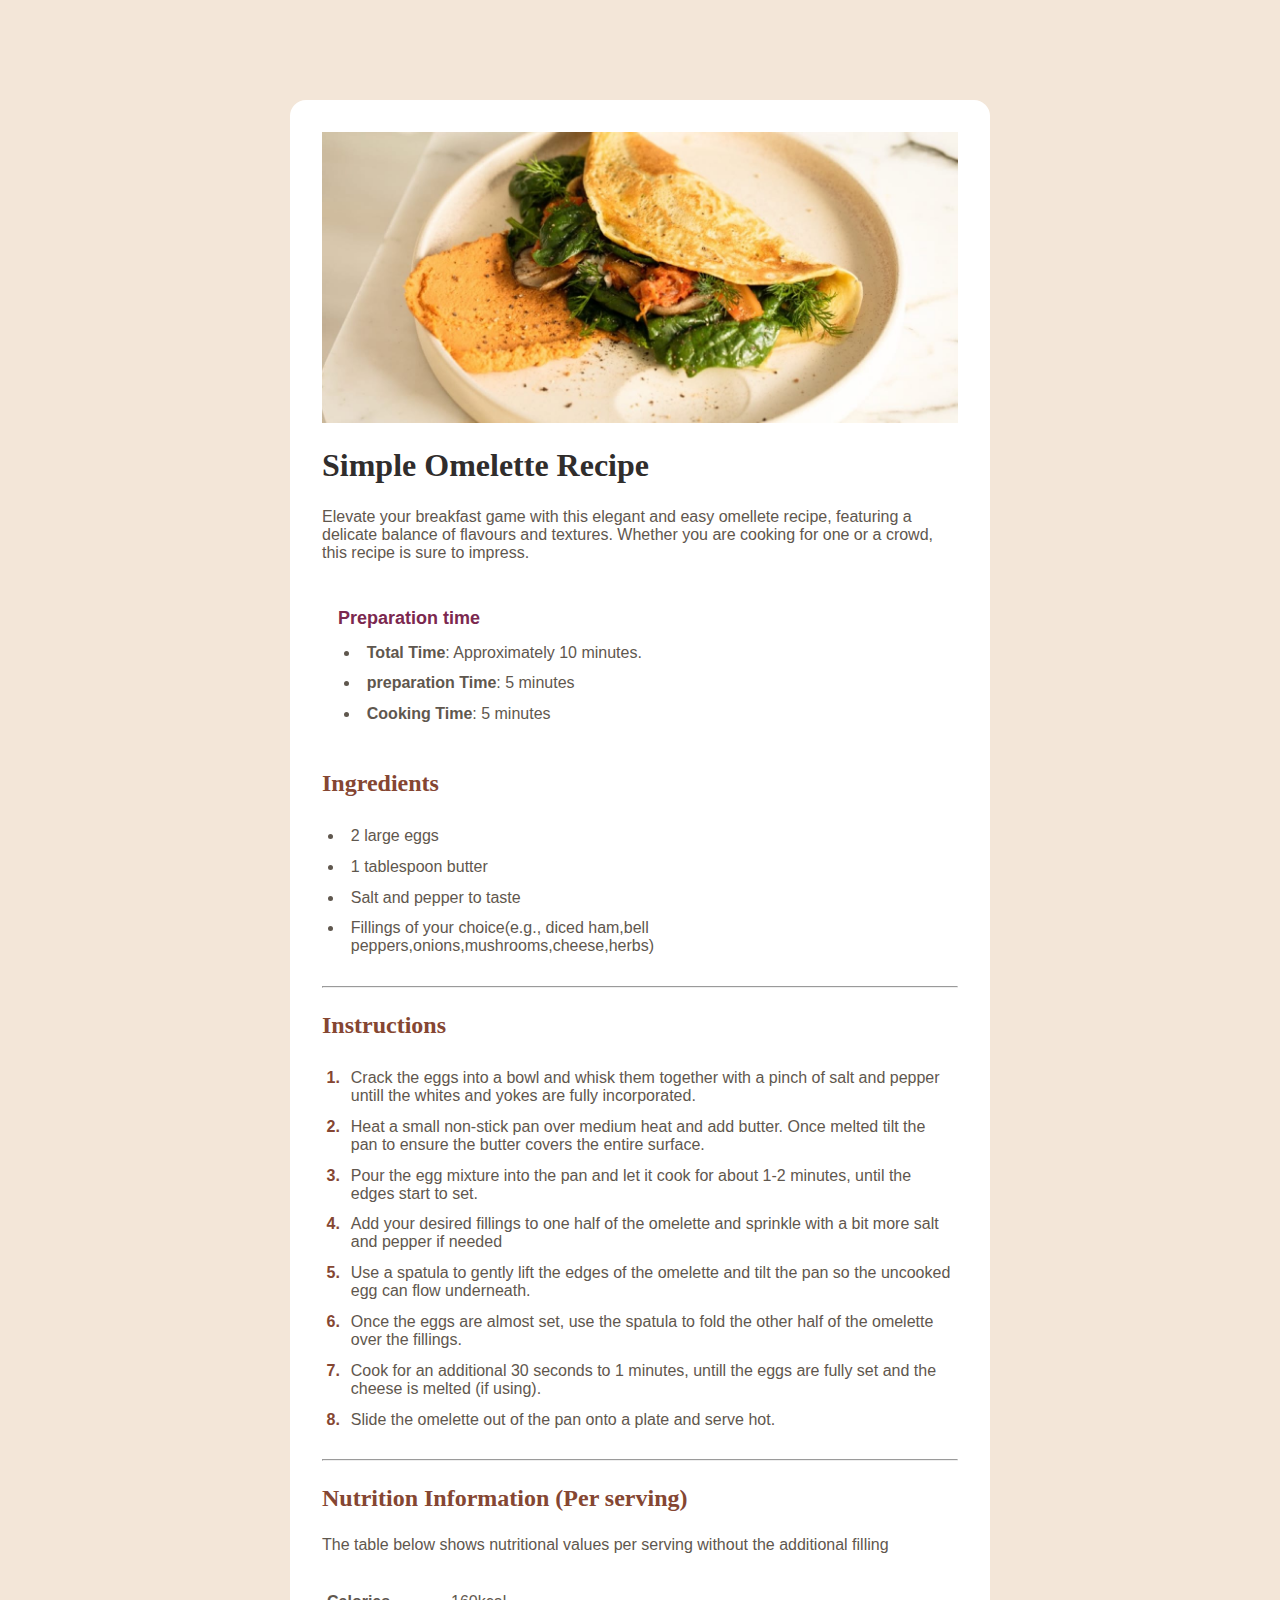
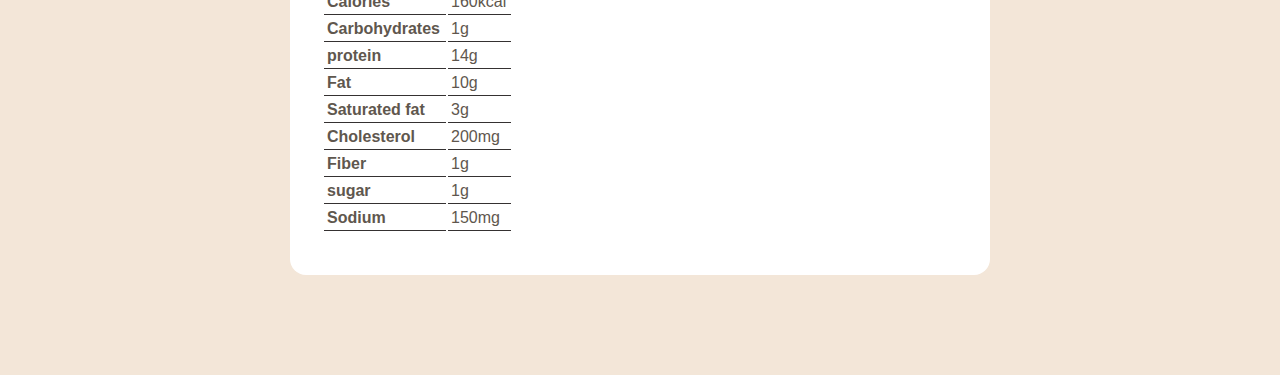
<file: index.html>
<!DOCTYPE html>
<html lang="en">
    <head>
        <meta charset="UTF-8">
        <meta name="viewport" content="width=device-width, initial-scale=1.0">
        
        <link rel="stylesheet" href="style.css">
        <title>Recipe Page</title>
        </head>
        <body>
            <div class="container">
                <img src="./recipe-page-main/assets/images/image-omelette.jpeg" alt="omelette">
                <h1>Simple Omelette Recipe</h1>
                <p>Elevate your breakfast game with this elegant and easy omellete recipe, featuring a delicate balance of flavours and textures. Whether you are cooking for one or a crowd, this recipe is sure to impress.</p>
                <div class="time">
                    <h3>Preparation time</h3>
                    <ul>
                        <li><b>Total Time</b>: Approximately 10 minutes.</li>
                        <li><b>preparation Time</b>: 5 minutes</li>
                        <li><b>Cooking Time</b>: 5 minutes</li>
                    </ul>
                     </div>
                     <h2>Ingredients</h2>
                        <ul>
                            <li>2 large eggs</li>
                            <li>1 tablespoon butter</li>
                            <li>Salt and pepper to taste</li>
                            <li>Fillings of your choice(e.g., diced ham,bell peppers,onions,mushrooms,cheese,herbs)</li>
                        </ul>
                        <hr>
                        <h2>Instructions</h2>
                        <ol>
                            <li>Crack the eggs into a bowl and whisk them together with a pinch of salt and pepper untill the whites and yokes are fully incorporated.</li>
                            <li>Heat a small non-stick pan over medium heat and add butter. Once melted tilt the pan to ensure the butter covers the entire surface.</li>
                            <li>Pour the egg mixture into the pan and let it cook for about 1-2 minutes, until the edges start to set.</li>
                            <li>Add your desired fillings to one half of the omelette and sprinkle with a bit more salt and pepper if needed </li>
                            <li>Use a spatula to gently lift the edges of the omelette and tilt the pan so the uncooked egg can flow underneath.</li>
                            <li>Once the eggs are almost set, use the spatula to fold the other half of the omelette over the fillings.</li>
                            <li>Cook for an additional 30 seconds to 1 minutes, untill the eggs are fully set and the cheese is melted (if using).</li>
                            <li>Slide the omelette out of the pan onto a plate and serve hot.</li>
                            </ol>
                            <hr>
                             <h2>Nutrition Information (Per serving)</h2>
                            <p class="nutrition"> The table below shows nutritional values per serving without the additional filling</p>
                            <div class="table">
                            <table>
                                <tbody>
                                    <tr>
                                        <th>Calories</th>
                                        <td>160kcal</td>

                                    </tr>
                                    <tr>
                                        <th>Carbohydrates</th>
                                        <td>1g</td>
                                    </tr>
                                    <tr>
                                        <th>protein</th>
                                        <td>14g</td>
                                    </tr>
                                    <tr>
                                        <th>Fat</th>
                                        <td>10g</td>
                                    </tr>
                                    <tr>
                                        <th>Saturated fat</th>
                                        <td>3g</td>

                                    </tr>
                                    <tr>
                                        <th>Cholesterol</th>
                                        <td>200mg</td>
                                    </tr>
                                    <tr>
                                        <th>Fiber</th>
                                        <td>1g</td>
                                    </tr>
                                    <tr>
                                        <th>sugar</th>
                                        <td>1g</td>

                                    </tr>
                                    <tr>
                                        <th>Sodium</th>
                                        <td>150mg</td>
                                    </tr>
                                
                                </tbody>
                            </table>
                        </div>
                        </div>
                     </body>
            </html>
</file>
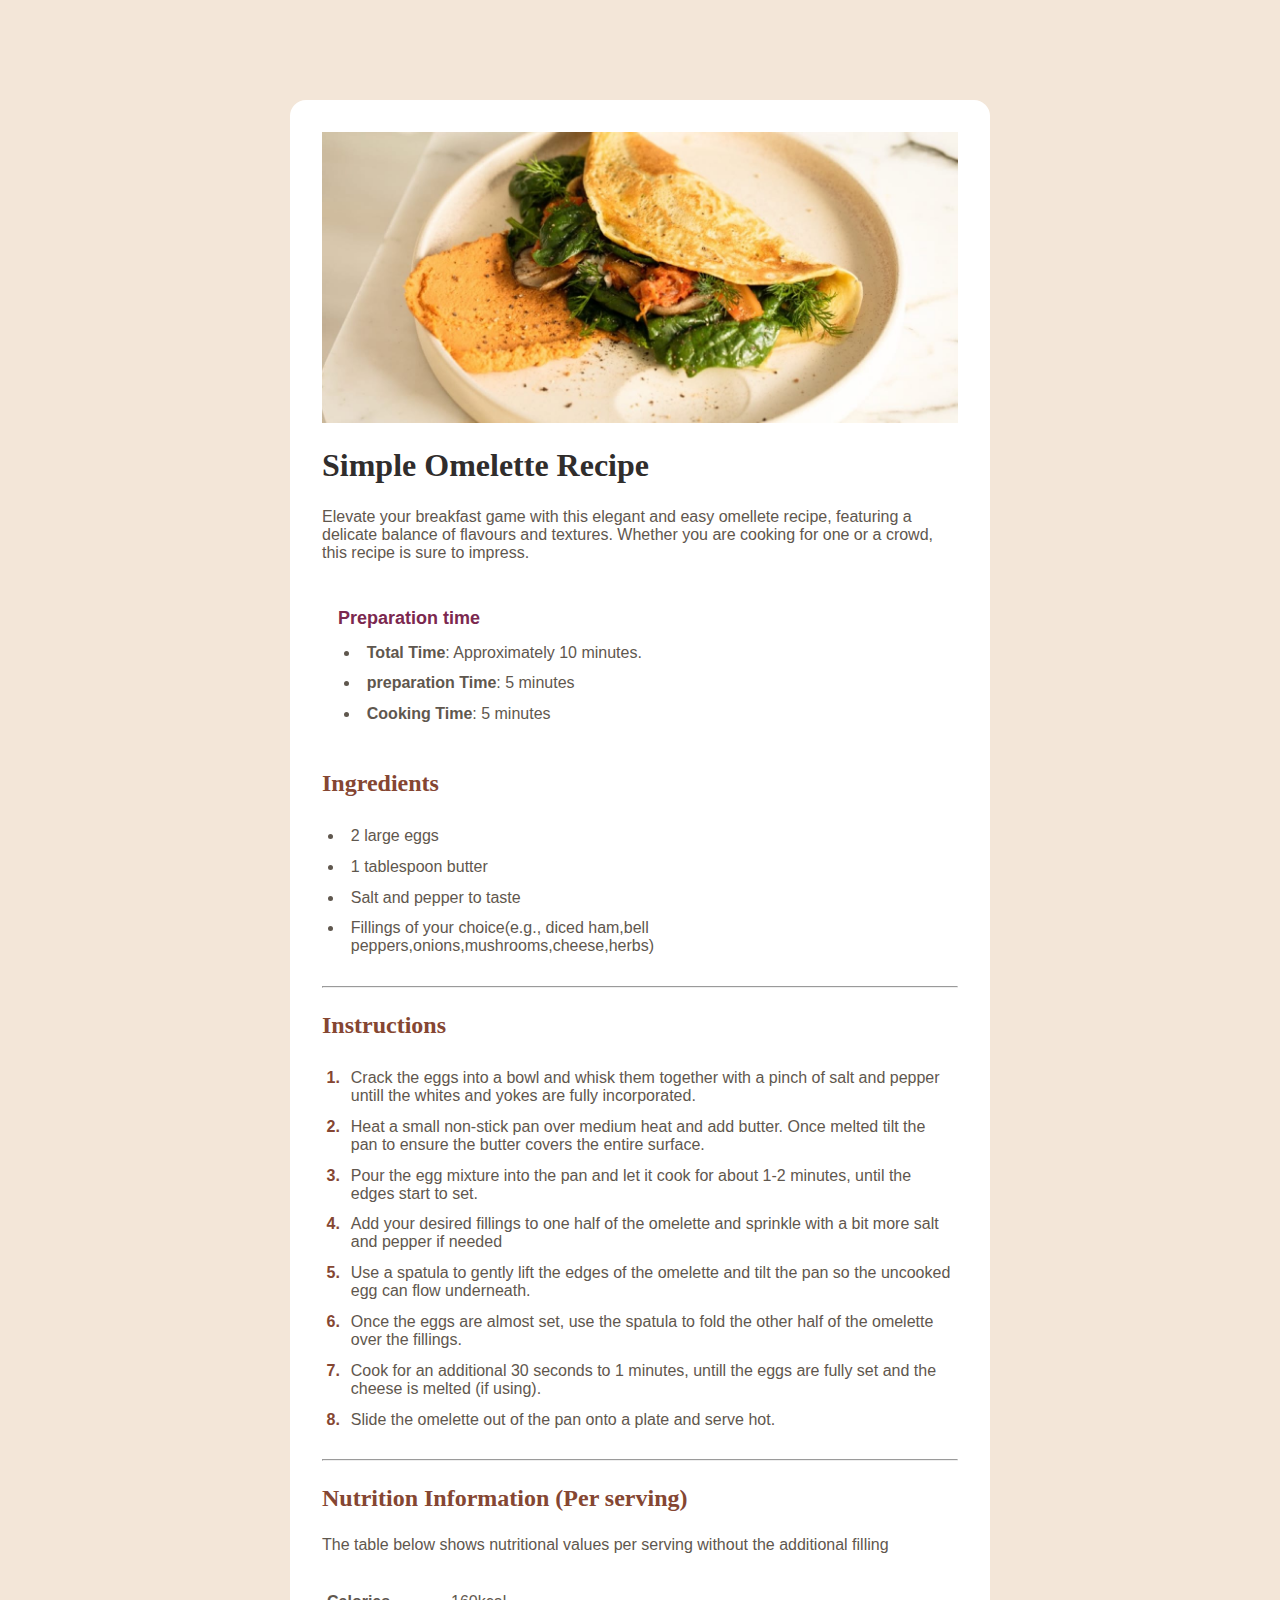
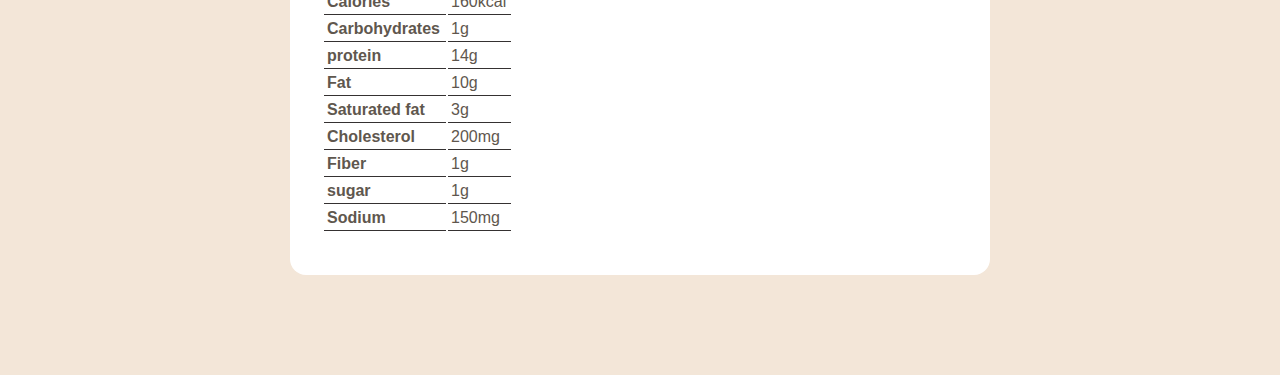
<file: recipe-page-main/index.html>
<!DOCTYPE html>
<html lang="en">
    <head>
        <meta charset="UTF-8">
        <meta name="viewport" content="width=device-width, initial-scale=1.0">
        
        <link rel="stylesheet" href="\style.css">
        <title>Recipe Page</title>
        </head>
        <body>
            <div class="container">
                <img src="./assets/images/image-omelette.jpeg" alt="omelette">
                <h1>Simple Omelette Recipe</h1>
                <p>Elevate your breakfast game with this elegant and easy omellete recipe, featuring a delicate balance of flavours and textures. Whether you are cooking for one or a crowd, this recipe is sure to impress.</p>
                <div class="time">
                    <h3>Preparation time</h3>
                    <ul>
                        <li><b>Total Time</b>: Approximately 10 minutes.</li>
                        <li><b>preparation Time</b>: 5 minutes</li>
                        <li><b>Cooking Time</b>: 5 minutes</li>
                    </ul>
                     </div>
                     <h2>Ingredients</h2>
                        <ul>
                            <li>2 large eggs</li>
                            <li>1 tablespoon butter</li>
                            <li>Salt and pepper to taste</li>
                            <li>Fillings of your choice(e.g., diced ham,bell peppers,onions,mushrooms,cheese,herbs)</li>
                        </ul>
                        <hr>
                        <h2>Instructions</h2>
                        <ol>
                            <li>Crack the eggs into a bowl and whisk them together with a pinch of salt and pepper untill the whites and yokes are fully incorporated.</li>
                            <li>Heat a small non-stick pan over medium heat and add butter. Once melted tilt the pan to ensure the butter covers the entire surface.</li>
                            <li>Pour the egg mixture into the pan and let it cook for about 1-2 minutes, until the edges start to set.</li>
                            <li>Add your desired fillings to one half of the omelette and sprinkle with a bit more salt and pepper if needed </li>
                            <li>Use a spatula to gently lift the edges of the omelette and tilt the pan so the uncooked egg can flow underneath.</li>
                            <li>Once the eggs are almost set, use the spatula to fold the other half of the omelette over the fillings.</li>
                            <li>Cook for an additional 30 seconds to 1 minutes, untill the eggs are fully set and the cheese is melted (if using).</li>
                            <li>Slide the omelette out of the pan onto a plate and serve hot.</li>
                            </ol>
                            <hr>
                             <h2>Nutrition Information (Per serving)</h2>
                            <p class="nutrition"> The table below shows nutritional values per serving without the additional filling</p>
                            <div class="table">
                            <table>
                                <tbody>
                                    <tr>
                                        <th>Calories</th>
                                        <td>160kcal</td>

                                    </tr>
                                    <tr>
                                        <th>Carbohydrates</th>
                                        <td>1g</td>
                                    </tr>
                                    <tr>
                                        <th>protein</th>
                                        <td>14g</td>
                                    </tr>
                                    <tr>
                                        <th>Fat</th>
                                        <td>10g</td>
                                    </tr>
                                    <tr>
                                        <th>Saturated fat</th>
                                        <td>3g</td>

                                    </tr>
                                    <tr>
                                        <th>Cholesterol</th>
                                        <td>200mg</td>
                                    </tr>
                                    <tr>
                                        <th>Fiber</th>
                                        <td>1g</td>
                                    </tr>
                                    <tr>
                                        <th>sugar</th>
                                        <td>1g</td>

                                    </tr>
                                    <tr>
                                        <th>Sodium</th>
                                        <td>150mg</td>
                                    </tr>
                                
                                </tbody>
                            </table>
                        </div>
                        </div>
                     </body>
            </html>
</file>
<file: style.css>
:root{
     --Nutmeg: hsl(14,45%,36%);
     --Dark-Raspberry: hsl(332,51%,32%);
    --White: hsl(0,0%,100%);
    --Rose-white: hsl(330,100%,98%);
    --Eggshell: hsl(30,54%,90%);
    --Light-grey: hsl(30,18%,87%);
    --Wenge-Brown: hsl(30, 10%,34%);
    --Dark-charcoal: hsl(24,5%,18%);
}

* {
    margin: 0;
    padding: 0;
    box-sizing: border-box;
}

body {
    background-color: var(--Eggshell);
    display: flex;
    flex-direction: column;
    align-items: center;
    font-size: 16px;
    font-family: "outfit",sans-serif;
    color: var(--Wenge-Brown);
    margin: 100px auto;
}

.container {
    background-color: var(--White);
    width: 700px;
    display:flex;
    flex-direction: column;
    gap: 1.5rem;
    padding: 2rem;
    border-radius: 1rem;
}
.contaier img {
    width: 100%;
    border-radius: 0.5rem;
}

li {
    margin-left: 1.4rem;
    padding: 0.4rem;
}

h3 {
    font-size: 18px;
    margin-bottom: 0.5rem;
    color: var( --Dark-Raspberry);
}

.time{
    padding: 1rem;
    background-color: var( --Rose-White);
    border-radius: 0.5rem;
    margin-top: 0.4rem;
}

.timer li::marker{
    color: var( --Dark-Raspberry);
}

.container h1,h2 {
    font-family: "Young Serif", serif
}

h1 {
    color:var(--Dark-charcoal);
}

h2, b {
    color: var(--Nutmeg);
}
  
li b {
    color: var(--Wenge-Brown);
}

li::marker {
    color: var(--Wenge-Brown);
}ol li::marker {
    color: var(--Nutmeg);
    font-weight: 700;
}

    table {
    width: 30%;
    margin: 10px 0;
}

th, td {
    border-bottom: 1px solid #353131; 
    padding:3px;
    text-align: left;

}
</file>
